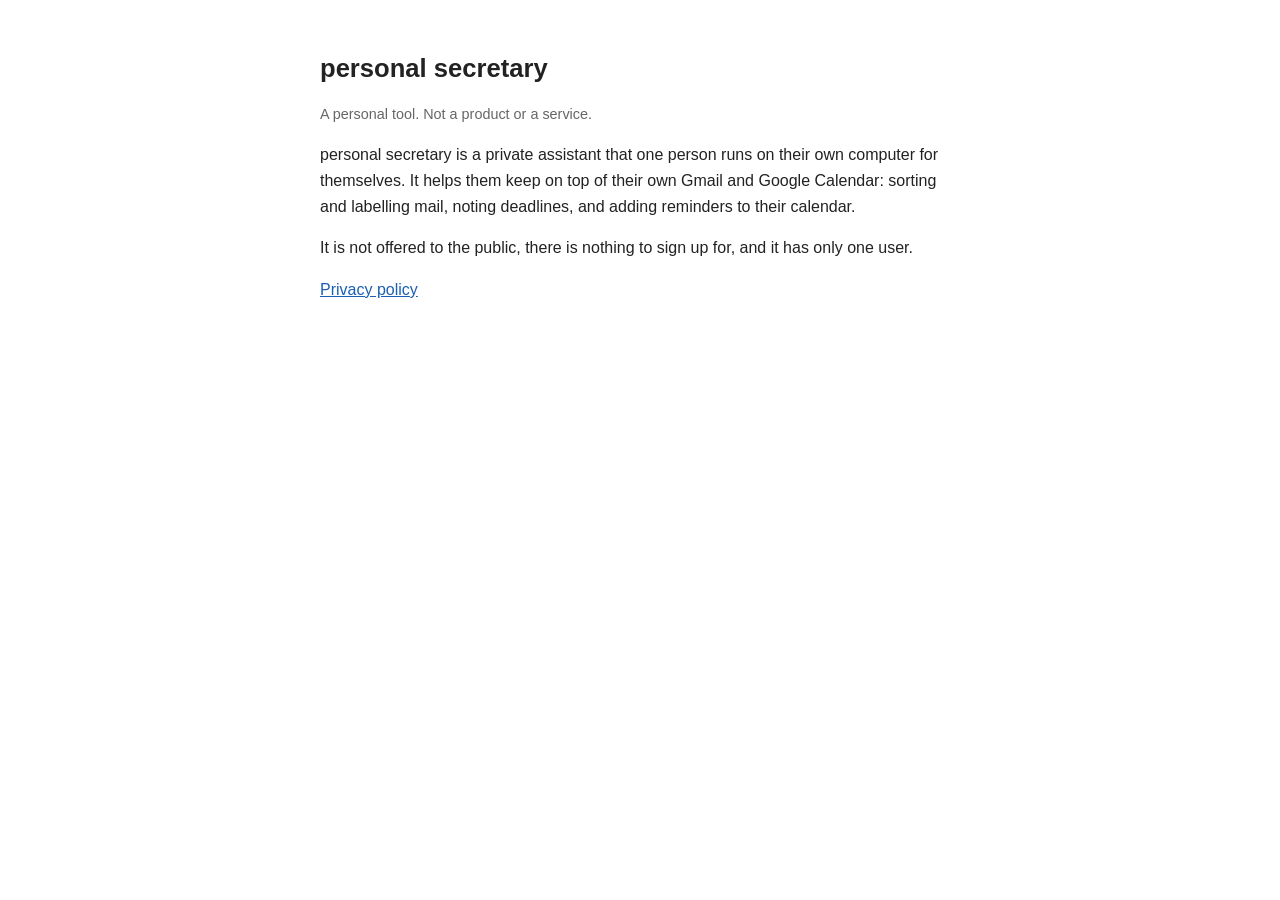
<file: index.html>
<!DOCTYPE html>
<html lang="en">
<head>
<meta charset="utf-8">
<meta name="viewport" content="width=device-width, initial-scale=1">
<meta name="robots" content="noindex, nofollow">
<meta name="google-site-verification" content="0fX8nTlWWgUJEbaPR6olpUm8JvXPU07AJH_tjymaR7Y" />
<title>personal secretary</title>
<link rel="stylesheet" href="style.css">
</head>
<body>
<h1>personal secretary</h1>
<p class="muted">A personal tool. Not a product or a service.</p>

<p>personal secretary is a private assistant that one person runs on their own computer
for themselves. It helps them keep on top of their own Gmail and Google Calendar:
sorting and labelling mail, noting deadlines, and adding reminders to their calendar.</p>

<p>It is not offered to the public, there is nothing to sign up for, and it has only one user.</p>

<p><a href="privacy.html">Privacy policy</a></p>
</body>
</html>
</file>
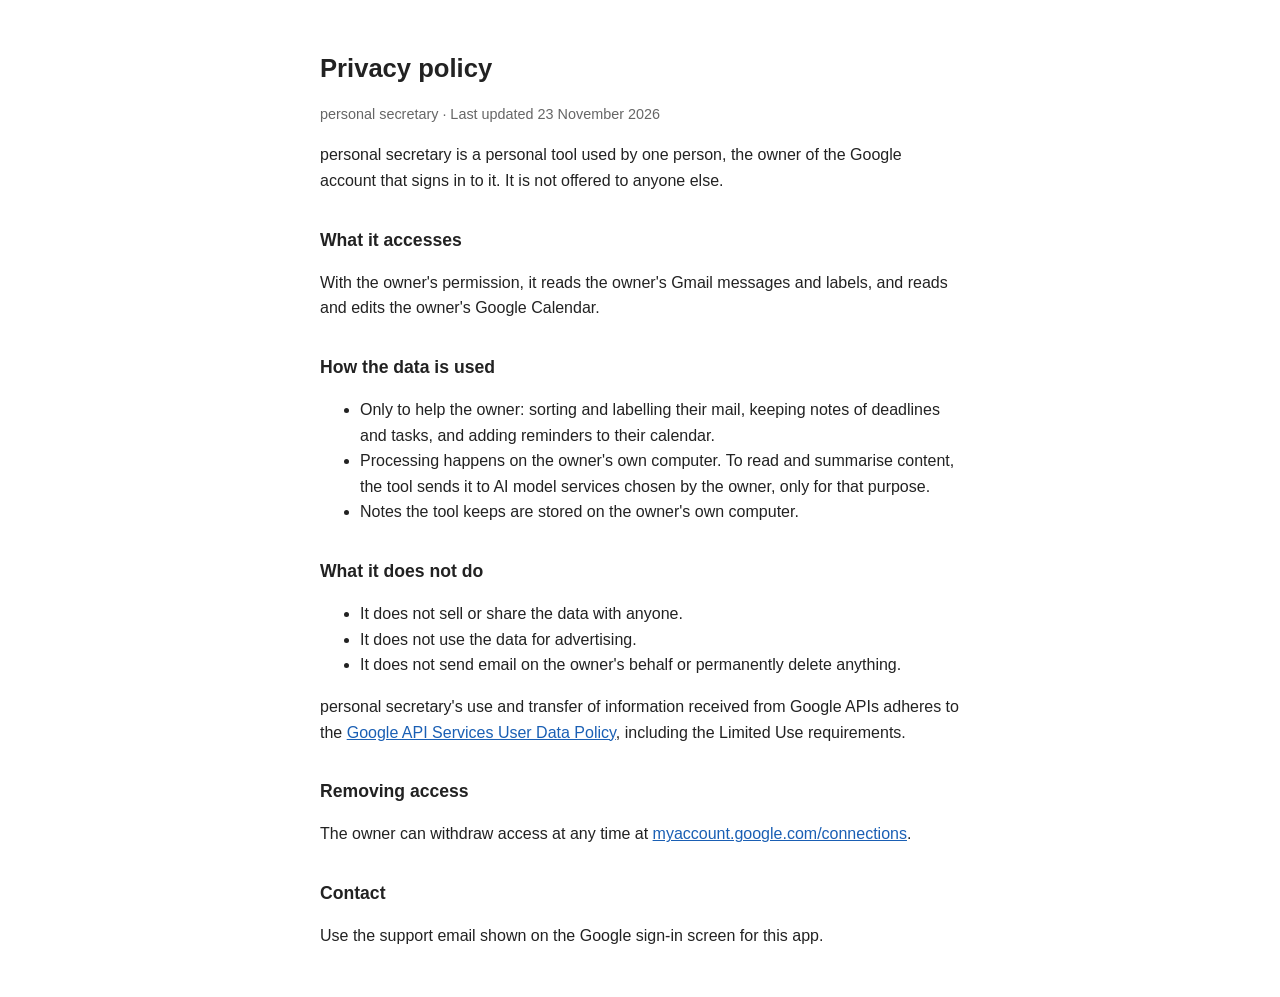
<file: privacy.html>
<!DOCTYPE html>
<html lang="en">
<head>
<meta charset="utf-8">
<meta name="viewport" content="width=device-width, initial-scale=1">
<meta name="robots" content="noindex, nofollow">
<title>Privacy policy – personal secretary</title>
<link rel="stylesheet" href="style.css">
</head>
<body>
<h1>Privacy policy</h1>
<p class="muted">personal secretary · Last updated 23 November 2026</p>

<p>personal secretary is a personal tool used by one person, the owner of the Google
account that signs in to it. It is not offered to anyone else.</p>

<h2>What it accesses</h2>
<p>With the owner's permission, it reads the owner's Gmail messages and labels, and reads
and edits the owner's Google Calendar.</p>

<h2>How the data is used</h2>
<ul>
<li>Only to help the owner: sorting and labelling their mail, keeping notes of deadlines
and tasks, and adding reminders to their calendar.</li>
<li>Processing happens on the owner's own computer. To read and summarise content, the
tool sends it to AI model services chosen by the owner, only for that purpose.</li>
<li>Notes the tool keeps are stored on the owner's own computer.</li>
</ul>

<h2>What it does not do</h2>
<ul>
<li>It does not sell or share the data with anyone.</li>
<li>It does not use the data for advertising.</li>
<li>It does not send email on the owner's behalf or permanently delete anything.</li>
</ul>

<p>personal secretary's use and transfer of information received from Google APIs adheres to the
<a href="https://developers.google.com/terms/api-services-user-data-policy">Google API Services User Data Policy</a>,
including the Limited Use requirements.</p>

<h2>Removing access</h2>
<p>The owner can withdraw access at any time at
<a href="https://myaccount.google.com/connections">myaccount.google.com/connections</a>.</p>

<h2>Contact</h2>
<p>Use the support email shown on the Google sign-in screen for this app.</p>
</body>
</html>
</file>
<file: style.css>
body{font-family:-apple-system,BlinkMacSystemFont,"Segoe UI",sans-serif;max-width:40rem;margin:3rem auto;padding:0 1.25rem;line-height:1.6;color:#222}
h1{font-size:1.6rem;margin-bottom:.25rem}h2{font-size:1.1rem;margin-top:2rem}
.muted{color:#666;font-size:.9rem}a{color:#1a5fb4}
</file>
